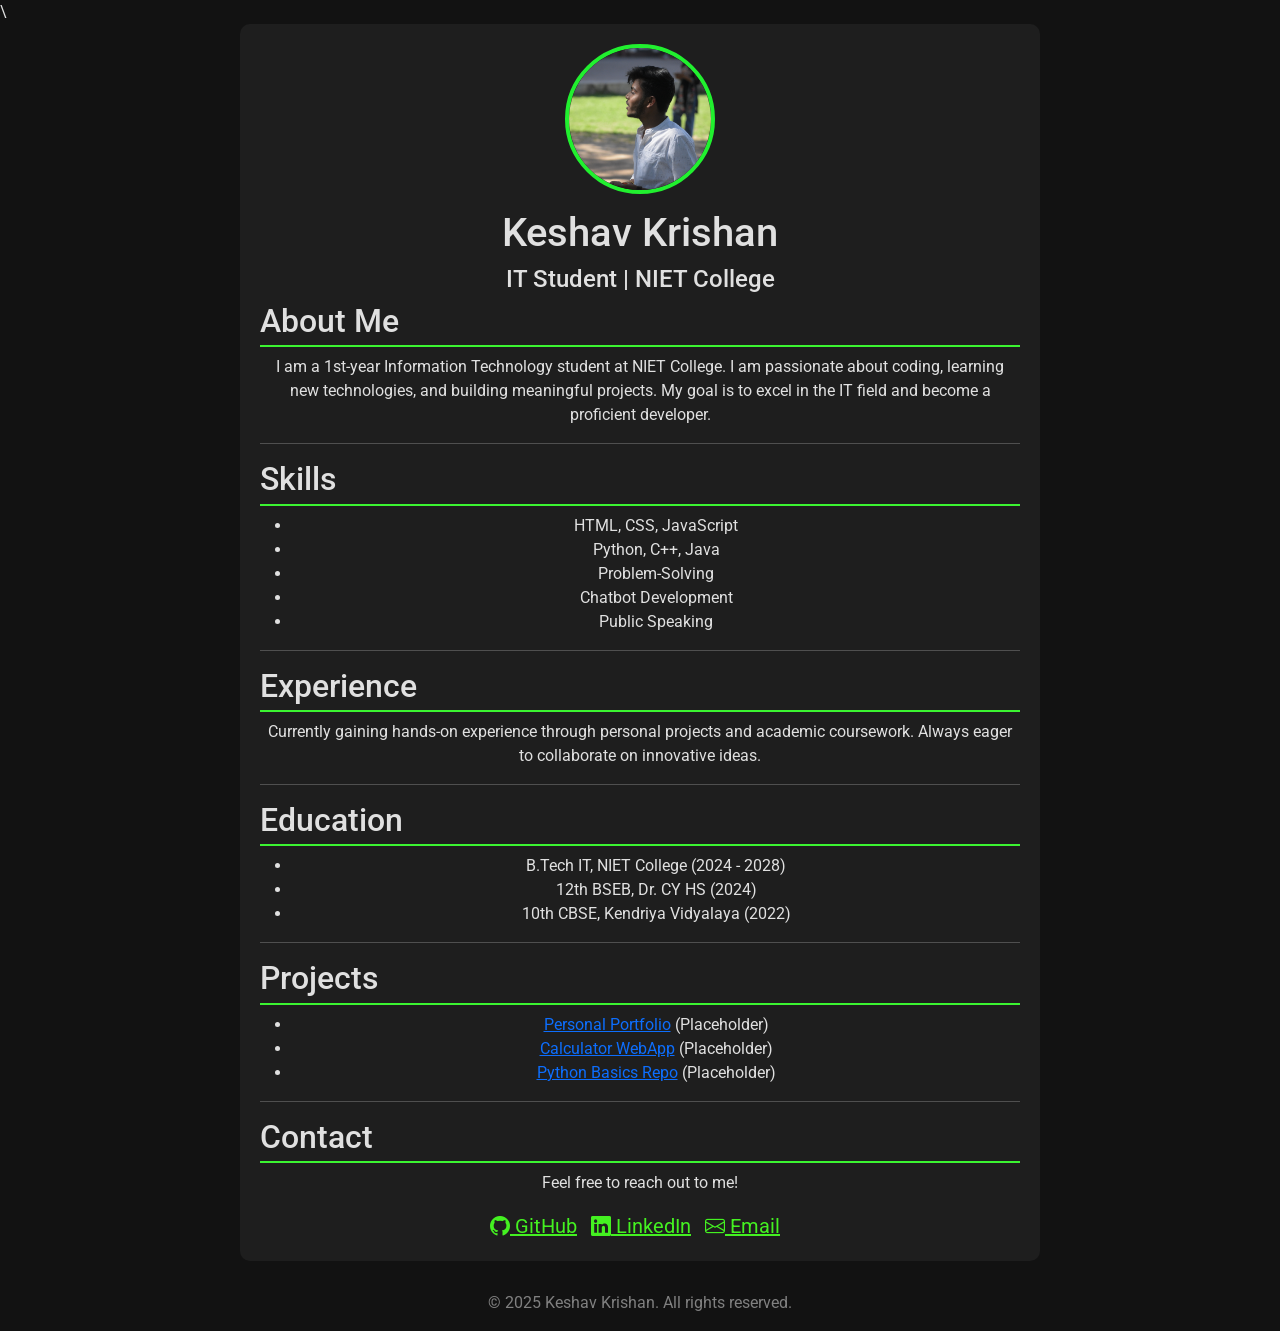
<file: Task 1/index.html>
\<!DOCTYPE html>
<html lang="en">
<!-- -->
<head>
    <meta charset="UTF-8">
    <meta name="viewport" content="width=device-width, initial-scale=1.0">
    <title>Keshav Krishan | Portfolio</title>

    <!-- Google Fonts -->
    <link rel="preconnect" href="https://fonts.googleapis.com">
    <link rel="preconnect" href="https://fonts.gstatic.com" crossorigin>
    <link href="https://fonts.googleapis.com/css2?family=Roboto:wght@700&display=swap" rel="stylesheet">

    <!-- Bootstrap -->
    <link href="https://cdn.jsdelivr.net/npm/bootstrap@5.3.3/dist/css/bootstrap.min.css" rel="stylesheet">
    <script src="https://cdn.jsdelivr.net/npm/bootstrap@5.3.3/dist/js/bootstrap.bundle.min.js"></script>

    <!-- Bootstrap Icons -->
    <link rel="stylesheet" href="https://cdn.jsdelivr.net/npm/bootstrap-icons@1.11.3/font/bootstrap-icons.min.css">
    
    <style>
        body {
            background-color: #121212;
            color: #e0e0e0;
            font-family: 'Roboto', sans-serif;
        }
        .container {
            max-width: 800px;
            margin: auto;
            padding: 20px;
            background: #1e1e1e;
            border-radius: 10px;
            text-align: center;
        }
        .profile-img {
            width: 150px;
            height: 150px;
            border-radius: 50%;
            object-fit: cover;
            border: 4px solid #21f02f;
            margin-bottom: 15px;
        }
        h2 {
            border-bottom: 2px solid #3bf431;
            padding-bottom: 5px;
            text-align: left;
        }
        .contact a {
            color: #44f121;
            margin-right: 10px;
            font-size: 20px;
        }
    </style>
</head>

<body>
    <div class="container">
        <!-- Profile Image -->
        <img src="DSC_0839.JPG" alt="Profile Picture" class="profile-img">

        <div class="header">
            <h1>Keshav Krishan</h1>
            <h4>IT Student | NIET College</h4>
        </div>

        <h2>About Me</h2>
        <p>I am a 1st-year Information Technology student at NIET College. I am passionate about coding, learning new technologies, and building meaningful projects. My goal is to excel in the IT field and become a proficient developer.</p>
        <hr>

        <h2>Skills</h2>
        <ul>
            <li>HTML, CSS, JavaScript</li>
            <li>Python, C++, Java</li>
            <li>Problem-Solving</li>
            <li>Chatbot Development</li>
            <li>Public Speaking</li>
        </ul>
        <hr>

        <h2>Experience</h2>
        <p>Currently gaining hands-on experience through personal projects and academic coursework. Always eager to collaborate on innovative ideas.</p>
        <hr>

        <h2>Education</h2>
        <ul>
            <li>B.Tech IT, NIET College (2024 - 2028)</li>
            <li>12th BSEB, Dr. CY HS (2024)</li>
            <li>10th CBSE, Kendriya Vidyalaya (2022)</li>
        </ul>
        <hr>

        <h2>Projects</h2>
        <ul>
            <li><a href="#">Personal Portfolio</a> (Placeholder)</li>
            <li><a href="#">Calculator WebApp</a> (Placeholder)</li>
            <li><a href="#">Python Basics Repo</a> (Placeholder)</li>
        </ul>
        <hr>

        <h2>Contact</h2>
        <p>Feel free to reach out to me!</p>
        <div class="contact">
            <a href="https://github.com/Keshav-Krishan"><i class="bi bi-github"></i> GitHub</a>
            <a href="https://www.linkedin.com/in/keshav-krishan-710b8a32b/"><i class="bi bi-linkedin"></i> LinkedIn</a>
            <a href="mailto:keshavkrishan1974@gmail.com"><i class="bi bi-envelope"></i> Email</a>
        </div>
    </div>
    <footer style="margin-top: 30px; text-align: center; color: gray;">
    <p>© 2025 Keshav Krishan. All rights reserved.</p>
</footer>

</body>

</html>
</file>
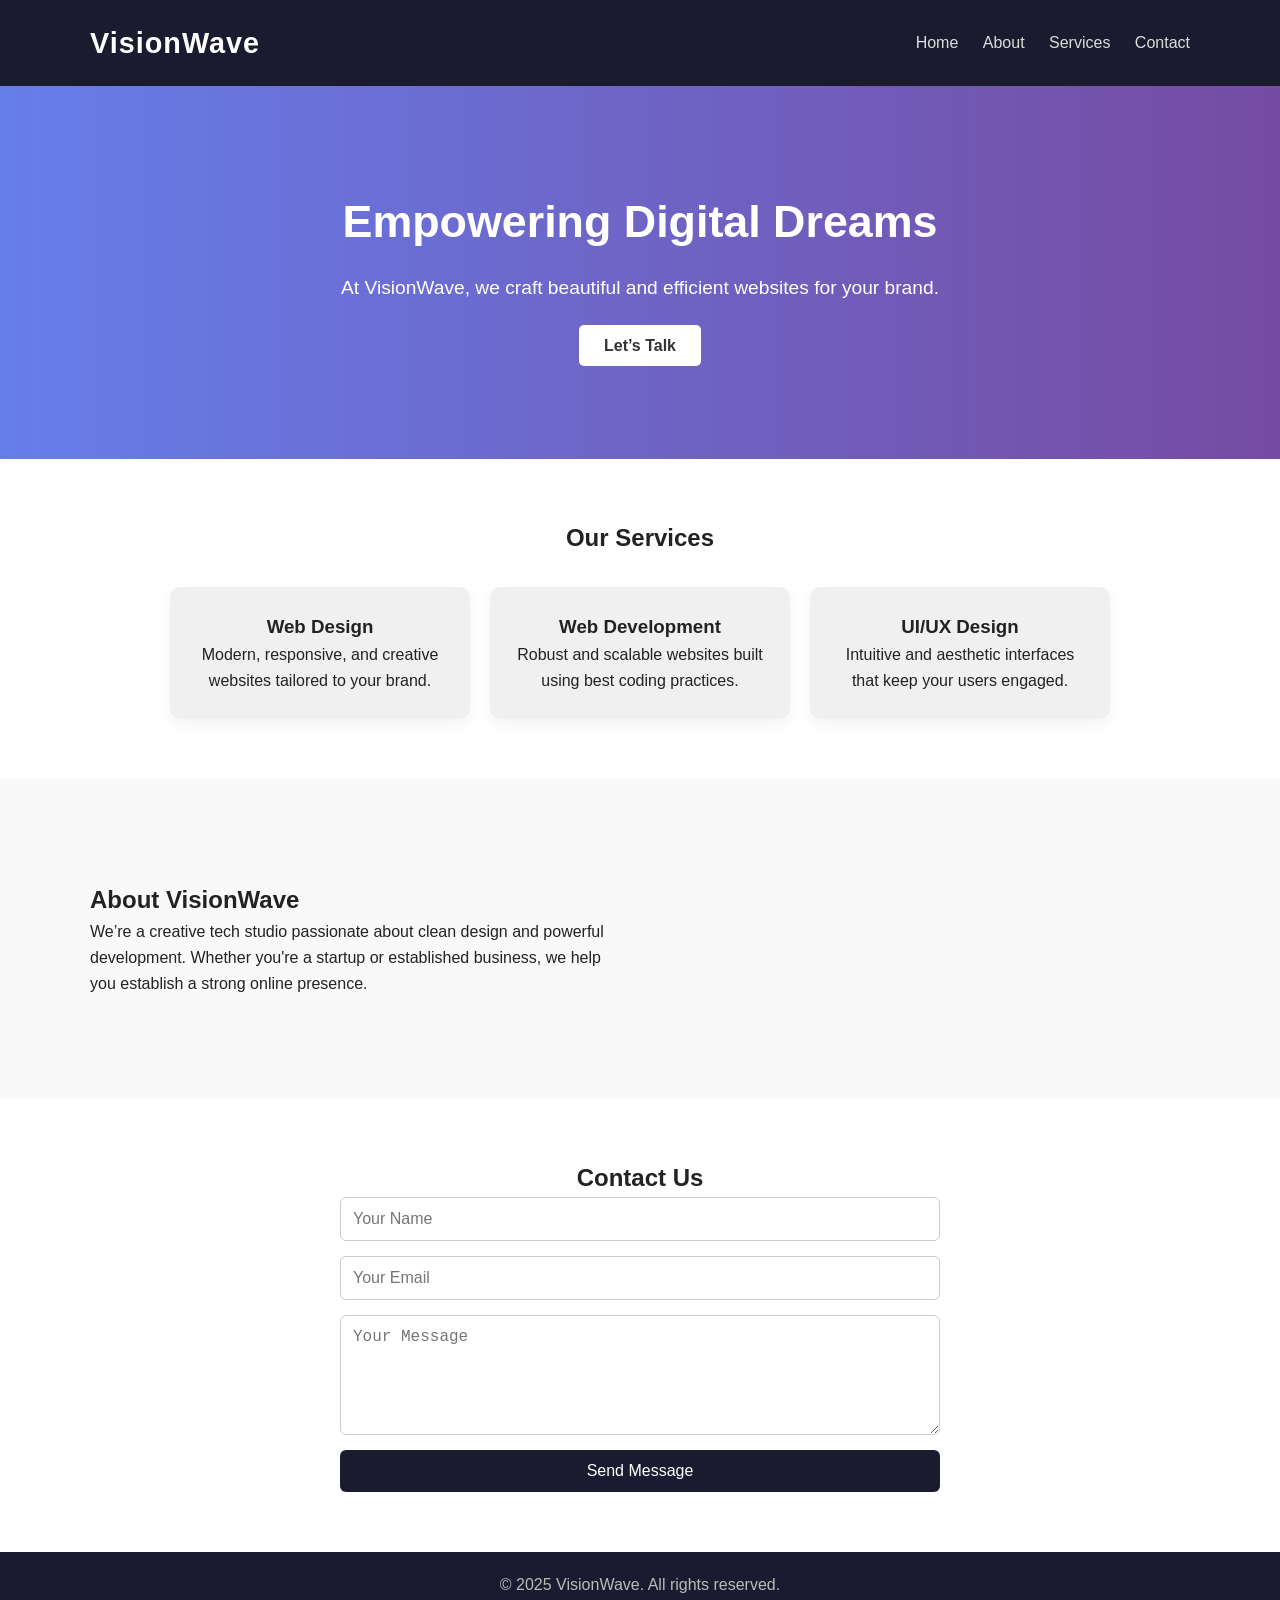
<file: Task 2/index.html>
<!DOCTYPE html>
<html lang="en">
<head>
  <meta charset="UTF-8" />
  <meta name="viewport" content="width=device-width, initial-scale=1.0"/>
  <title>VisionWave | Landing Page</title>
  <link rel="stylesheet" href="style.css" />
</head>
<body>
  <header>
    <div class="container">
      <h1 class="logo">VisionWave</h1>
      <nav>
        <a href="#">Home</a>
        <a href="#about">About</a>
        <a href="#services">Services</a>
        <a href="#contact">Contact</a>
      </nav>
    </div>
  </header>

  <section class="hero">
    <div class="container">
      <h2>Empowering Digital Dreams</h2>
      <p>At VisionWave, we craft beautiful and efficient websites for your brand.</p>
      <a href="#contact" class="btn">Let’s Talk</a>
    </div>
  </section>

  <section id="services" class="services">
    <div class="container">
      <h2>Our Services</h2>
      <div class="service-boxes">
        <div class="box">
          <h3>Web Design</h3>
          <p>Modern, responsive, and creative websites tailored to your brand.</p>
        </div>
        <div class="box">
          <h3>Web Development</h3>
          <p>Robust and scalable websites built using best coding practices.</p>
        </div>
        <div class="box">
          <h3>UI/UX Design</h3>
          <p>Intuitive and aesthetic interfaces that keep your users engaged.</p>
        </div>
      </div>
    </div>
  </section>

  <section id="about" class="about">
    <div class="container">
      <div class="about-text">
        <h2>About VisionWave</h2>
        <p>We’re a creative tech studio passionate about clean design and powerful development. Whether you're a startup or established business, we help you establish a strong online presence.</p>
      </div>
      <div class="about-img"></div>
    </div>
  </section>

  <section id="contact" class="contact">
    <div class="container">
      <h2>Contact Us</h2>
      <form>
        <input type="text" placeholder="Your Name" required />
        <input type="email" placeholder="Your Email" required />
        <textarea placeholder="Your Message" required></textarea>
        <button type="submit">Send Message</button>
      </form>
    </div>
  </section>

  <footer>
    <div class="container">
      <p>&copy; 2025 VisionWave. All rights reserved.</p>
    </div>
  </footer>
</body>
</html>
</file>
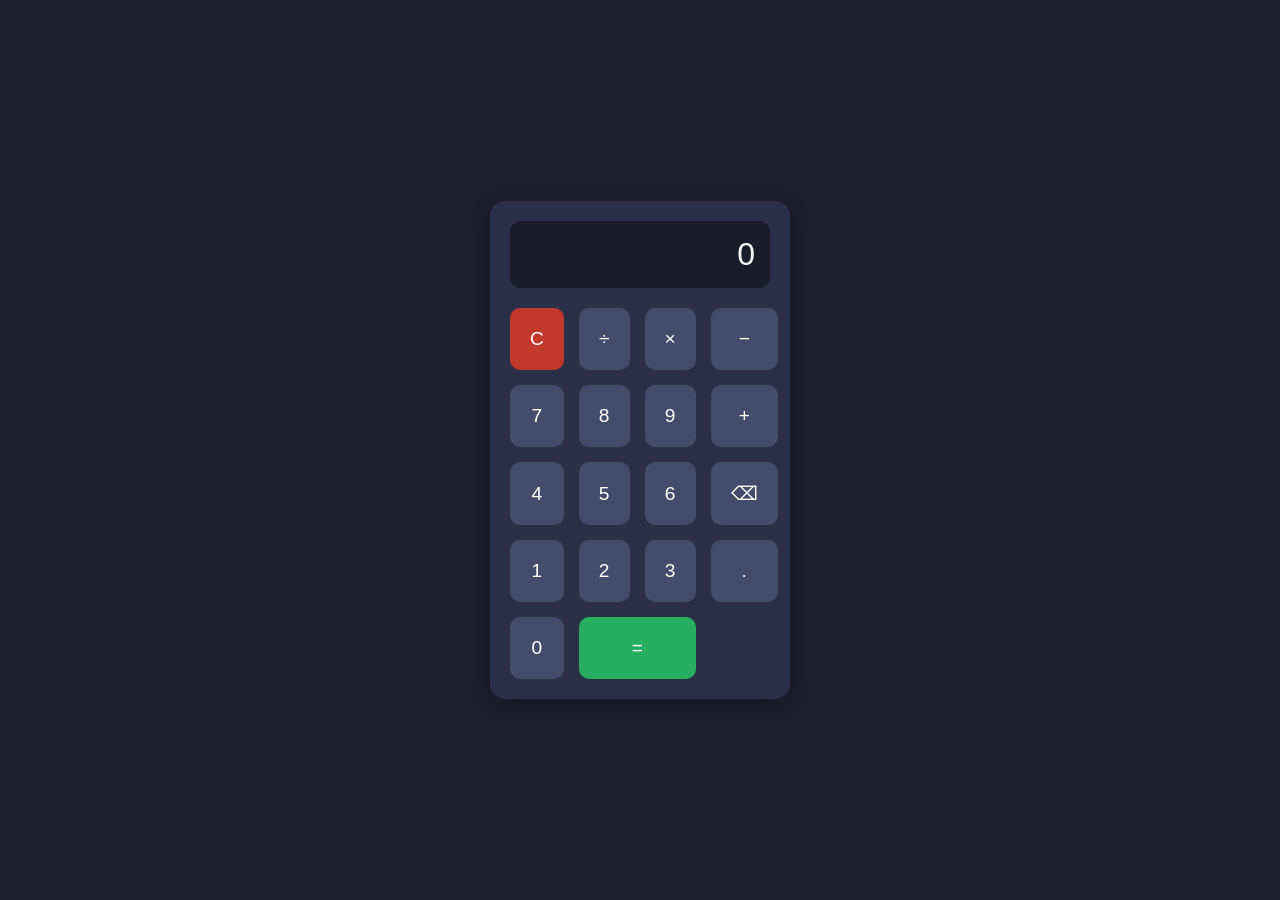
<file: Task 3/index.html>
<!DOCTYPE html>
<html lang="en">
<head>
    <meta charset="UTF-8">
    <title>Calculator | CODSOFT Task 3</title>
    <meta name="viewport" content="width=device-width, initial-scale=1.0">
    <style>
        * {
            box-sizing: border-box;
            font-family: 'Segoe UI', Tahoma, Geneva, Verdana, sans-serif;
        }
        body {
            display: flex;
            justify-content: center;
            align-items: center;
            height: 100vh;
            background: #1e1e2f;
            margin: 0;
        }
        .calculator {
            background: #2c2f48;
            padding: 20px;
            border-radius: 15px;
            box-shadow: 0 5px 20px rgba(0, 0, 0, 0.3);
            width: 300px;
        }
        .display {
            background: #1a1c2c;
            color: #f5f5f5;
            padding: 15px;
            text-align: right;
            font-size: 2rem;
            border-radius: 10px;
            margin-bottom: 20px;
            overflow: auto;
        }
        .buttons {
            display: grid;
            grid-template-columns: repeat(4, 1fr);
            gap: 15px;
        }
        .buttons button {
            padding: 20px;
            font-size: 1.2rem;
            border: none;
            border-radius: 10px;
            background: #444c6c;
            color: white;
            cursor: pointer;
            transition: background 0.3s ease;
        }
        .buttons button:hover {
            background: #5a6284;
        }
        .buttons .operator {
            background: #f39c12;
            color: #fff;
        }
        .buttons .operator:hover {
            background: #e08e0b;
        }
        .buttons .equal {
            background: #27ae60;
            grid-column: span 2;
        }
        .buttons .equal:hover {
            background: #1f8a4d;
        }
        .buttons .clear {
            background: #c0392b;
            color: white;
        }
        .buttons .clear:hover {
            background: #992d22;
        }
    </style>
</head>
<body>
    <div class="calculator">
        <div id="display" class="display">0</div>
        <div class="buttons">
            <button class="clear" onclick="clearDisplay()">C</button>
            <button onclick="appendOperator('/')">÷</button>
            <button onclick="appendOperator('*')">×</button>
            <button onclick="appendOperator('-')">−</button>

            <button onclick="appendNumber('7')">7</button>
            <button onclick="appendNumber('8')">8</button>
            <button onclick="appendNumber('9')">9</button>
            <button onclick="appendOperator('+')">+</button>

            <button onclick="appendNumber('4')">4</button>
            <button onclick="appendNumber('5')">5</button>
            <button onclick="appendNumber('6')">6</button>
            <button onclick="deleteLast()">⌫</button>

            <button onclick="appendNumber('1')">1</button>
            <button onclick="appendNumber('2')">2</button>
            <button onclick="appendNumber('3')">3</button>
            <button onclick="appendNumber('.')">.</button>

            <button onclick="appendNumber('0')">0</button>
            <button class="equal" onclick="calculate()">=</button>
        </div>
    </div>

    <script>
        const display = document.getElementById("display");
        let currentInput = "";

        function appendNumber(number) {
            if (display.textContent === "0" || currentInput === "0") {
                currentInput = number;
            } else {
                currentInput += number;
            }
            updateDisplay();
        }

        function appendOperator(operator) {
            const lastChar = currentInput.slice(-1);
            if (['+', '-', '*', '/'].includes(lastChar)) {
                currentInput = currentInput.slice(0, -1) + operator;
            } else {
                currentInput += operator;
            }
            updateDisplay();
        }

        function clearDisplay() {
            currentInput = "";
            display.textContent = "0";
        }

        function deleteLast() {
            currentInput = currentInput.slice(0, -1);
            updateDisplay();
        }

        function calculate() {
            try {
                const result = eval(currentInput);
                currentInput = result.toString();
                updateDisplay();
            } catch {
                display.textContent = "Error";
            }
        }

        function updateDisplay() {
            display.textContent = currentInput || "0";
        }
    </script>
</body>
</html>
</file>
<file: Task 2/style.css>
/* Reset and Base Styles */
* {
  margin: 0;
  padding: 0;
  box-sizing: border-box;
}

body {
  font-family: 'Segoe UI', sans-serif;
  color: #222;
  background-color: #f5f5f5;
  line-height: 1.6;
}

.container {
  width: 90%;
  max-width: 1100px;
  margin: auto;
}

/* Header */
header {
  background: #1b1b2f;
  color: #fff;
  padding: 20px 0;
}

header .container {
  display: flex;
  justify-content: space-between;
  align-items: center;
}

.logo {
  font-size: 1.8rem;
  font-weight: bold;
  letter-spacing: 1px;
}

nav a {
  color: #ddd;
  margin-left: 20px;
  text-decoration: none;
  transition: 0.3s;
}

nav a:hover {
  color: #fff;
}

/* Hero Section */
.hero {
  background: linear-gradient(to right, #667eea, #764ba2);
  color: #fff;
  padding: 100px 0;
  text-align: center;
}

.hero h2 {
  font-size: 2.8rem;
  margin-bottom: 15px;
}

.hero p {
  font-size: 1.2rem;
  margin-bottom: 30px;
}

.btn {
  padding: 12px 25px;
  background: #fff;
  color: #333;
  text-decoration: none;
  border-radius: 5px;
  font-weight: bold;
}

.btn:hover {
  background: #ddd;
}

/* Services */
.services {
  padding: 60px 0;
  text-align: center;
  background: #fff;
}

.service-boxes {
  display: flex;
  flex-wrap: wrap;
  gap: 20px;
  margin-top: 30px;
  justify-content: center;
}

.box {
  background: #f0f0f0;
  padding: 25px;
  border-radius: 10px;
  width: 300px;
  box-shadow: 0 5px 15px rgba(0,0,0,0.05);
}

/* About */
.about {
  padding: 60px 0;
  background: #f9f9f9;
}

.about .container {
  display: flex;
  flex-wrap: wrap;
  gap: 30px;
  align-items: center;
}

.about-text {
  flex: 1 1 300px;
}

.about-img {
  flex: 1 1 300px;
  height: 200px;
  background: url('https://via.placeholder.com/400x200') center/cover no-repeat;
  border-radius: 10px;
}

/* Contact Form */
.contact {
  background: #fff;
  padding: 60px 0;
  text-align: center;
}

.contact form {
  max-width: 600px;
  margin: auto;
  display: flex;
  flex-direction: column;
  gap: 15px;
}

.contact input,
.contact textarea {
  padding: 12px;
  border: 1px solid #ccc;
  border-radius: 6px;
  font-size: 1rem;
  width: 100%;
}

.contact textarea {
  resize: vertical;
  min-height: 120px;
}

.contact button {
  background: #1b1b2f;
  color: #fff;
  padding: 12px;
  border: none;
  border-radius: 6px;
  font-size: 1rem;
  cursor: pointer;
}

.contact button:hover {
  background: #33334d;
}

/* Footer */
footer {
  background: #1b1b2f;
  color: #bbb;
  padding: 20px 0;
  text-align: center;
}

/* Responsive */
@media (max-width: 768px) {
  .service-boxes {
    flex-direction: column;
  }

  .about .container {
    flex-direction: column;
  }
}
</file>
